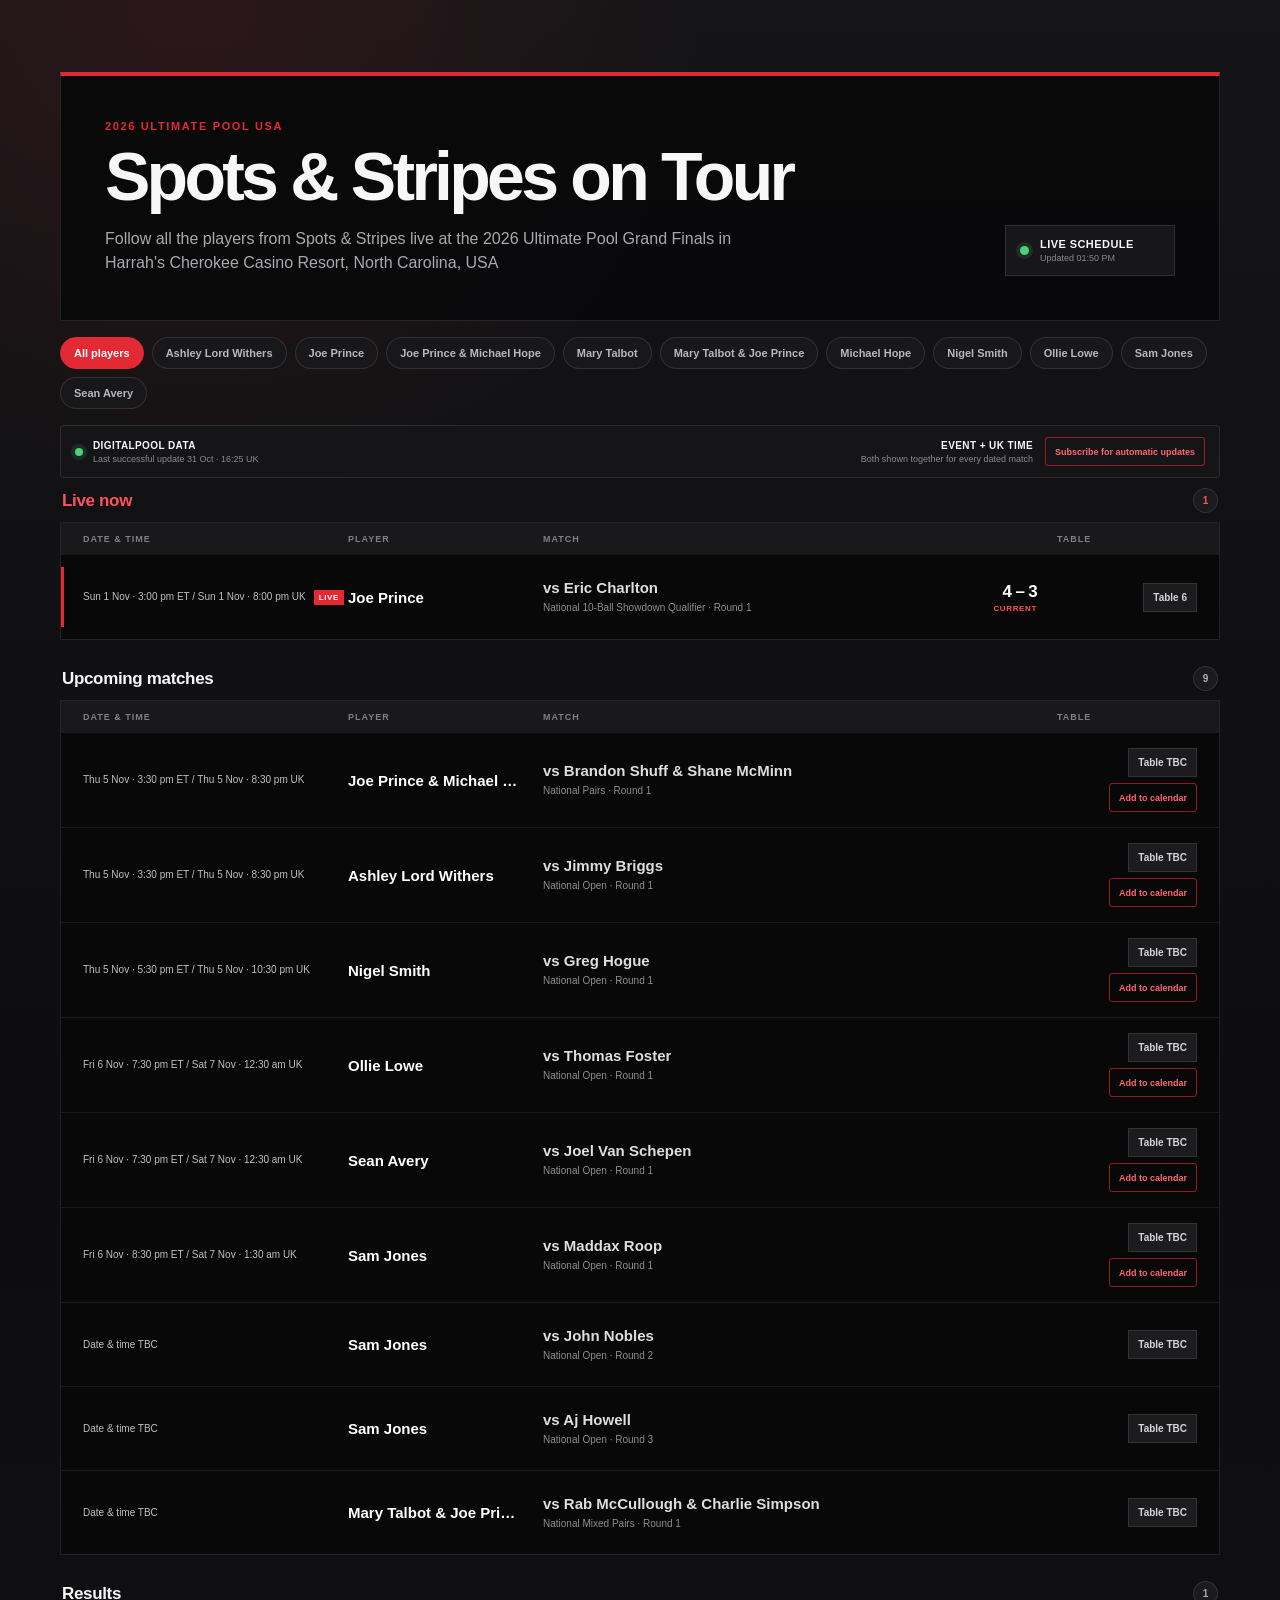
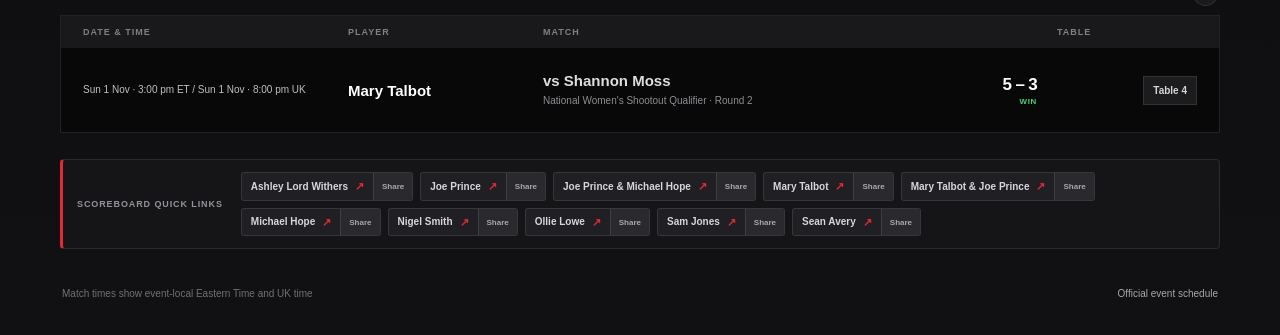
<file: preview/index.html>
<!doctype html>
<html lang="en">
<head>
	<meta charset="utf-8">
	<meta name="viewport" content="width=device-width, initial-scale=1">
	<title>Spots &amp; Stripes on Tour schedule</title>
	<link rel="stylesheet" href="../assets/schedule-page.css">
</head>
<body class="typlive-public-schedule">
	<main class="upusa-schedule" data-schedule-app data-endpoint="schedule.json" data-refresh="30" data-calendar-base="/upusa-calendar">
		<header class="upusa-schedule-hero">
			<div>
				<p class="upusa-eyebrow">2026 Ultimate Pool USA</p>
				<h1>Spots &amp; Stripes on Tour</h1>
				<p class="upusa-intro">Follow all the players from Spots &amp; Stripes live at the 2026 Ultimate Pool Grand Finals in Harrah's Cherokee Casino Resort, North Carolina, USA</p>
			</div>
			<div class="upusa-live-state" data-feed-state>
				<span></span>
				<div><strong>Live schedule</strong><small data-updated>Updates automatically</small></div>
			</div>
		</header>

		<nav class="upusa-player-filters" aria-label="Filter schedule by player" data-player-filters>
			<button type="button" data-filter="all" aria-pressed="true">All players</button>
			<button type="button" data-filter="ashley" aria-pressed="false">Ashley Lord Withers</button>
			<button type="button" data-filter="joe" aria-pressed="false">Joe Prince</button>
			<button type="button" data-filter="pair-joe-prince-michael-hope" aria-pressed="false">Joe Prince &amp; Michael Hope</button>
			<button type="button" data-filter="mary" aria-pressed="false">Mary Talbot</button>
			<button type="button" data-filter="pair-mary-talbot-joe-prince" aria-pressed="false">Mary Talbot &amp; Joe Prince</button>
			<button type="button" data-filter="michael" aria-pressed="false">Michael Hope</button>
			<button type="button" data-filter="nigel" aria-pressed="false">Nigel Smith</button>
			<button type="button" data-filter="ollie" aria-pressed="false">Ollie Lowe</button>
			<button type="button" data-filter="sam" aria-pressed="false">Sam Jones</button>
			<button type="button" data-filter="sean" aria-pressed="false">Sean Avery</button>
		</nav>
		<label class="upusa-player-select"><span>Show player</span><select data-player-select><option value="all">All players</option><option value="ashley">Ashley Lord Withers</option><option value="joe">Joe Prince</option><option value="pair-joe-prince-michael-hope">Joe Prince &amp; Michael Hope</option><option value="mary">Mary Talbot</option><option value="pair-mary-talbot-joe-prince">Mary Talbot &amp; Joe Prince</option><option value="michael">Michael Hope</option><option value="nigel">Nigel Smith</option><option value="ollie">Ollie Lowe</option><option value="sam">Sam Jones</option><option value="sean">Sean Avery</option></select></label>
		<section class="upusa-schedule-tools" aria-label="Schedule options">
			<div class="upusa-data-source" data-source-status data-source-ok="1" data-source-last-success="2026-10-31T16:25:00Z"><span></span><div><strong>DigitalPool data</strong><small data-source-copy>Last successful update recorded</small></div></div>
			<div class="upusa-calendar-subscribe"><div class="upusa-timezone-note"><strong>Event + UK time</strong><small>Both shown together for every dated match</small></div><button type="button" class="upusa-calendar-button" data-subscribe-all>Subscribe for automatic updates</button></div>
		</section>
		<section class="upusa-next-match" data-next-match hidden><div class="upusa-next-label"><span>Next match</span><strong data-next-countdown>Calculating…</strong></div><div class="upusa-next-copy"><strong data-next-player></strong><span data-next-opponent></span></div><div class="upusa-next-meta"><span data-next-time></span><span data-next-table></span></div><button type="button" class="upusa-calendar-button" data-next-calendar>Add to calendar</button></section>

		<div class="upusa-schedule-sections">
			<section class="upusa-section upusa-section-live" data-schedule-section="live" hidden>
				<header class="upusa-section-header"><h2>Live now</h2><span data-section-count>0</span></header>
				<div class="upusa-schedule-panel"><div class="upusa-schedule-columns"><span>Date &amp; time</span><span>Player</span><span>Match</span><span>Table</span></div><div class="upusa-schedule-rows" data-schedule-rows="live"></div><p class="upusa-filter-empty" data-section-empty hidden>No live matches right now.</p></div>
			</section>
			<section class="upusa-section upusa-section-upcoming" data-schedule-section="upcoming">
				<header class="upusa-section-header"><h2>Upcoming matches</h2><span data-section-count>0</span></header>
				<div class="upusa-schedule-panel"><div class="upusa-schedule-columns"><span>Date &amp; time</span><span>Player</span><span>Match</span><span>Table</span></div><div class="upusa-schedule-rows" data-schedule-rows="upcoming"></div><p class="upusa-filter-empty" data-section-empty>No upcoming matches are published for this player.</p></div>
			</section>
			<section class="upusa-section upusa-section-result" data-schedule-section="result">
				<header class="upusa-section-header"><h2>Results</h2><span data-section-count>0</span></header>
				<div class="upusa-schedule-panel"><div class="upusa-schedule-columns"><span>Date &amp; time</span><span>Player</span><span>Match</span><span>Table</span></div><div class="upusa-schedule-rows" data-schedule-rows="result"></div><p class="upusa-filter-empty" data-section-empty>No results are published for this player yet.</p></div>
			</section>
		</div>

		<nav class="upusa-scoreboard-links" aria-label="Open player scoreboards">
			<span>Scoreboard quick links</span>
			<div>
				<span class="upusa-scoreboard-link"><a href="/scoreboard-ashley/" target="_blank" rel="noopener">Ashley Lord Withers<span aria-hidden="true">↗</span></a><button type="button" data-share-scoreboard data-url="/scoreboard-ashley/" data-name="Ashley Lord Withers">Share</button></span>
				<span class="upusa-scoreboard-link"><a href="/scoreboard-joe/" target="_blank" rel="noopener">Joe Prince<span aria-hidden="true">↗</span></a><button type="button" data-share-scoreboard data-url="/scoreboard-joe/" data-name="Joe Prince">Share</button></span>
				<span class="upusa-scoreboard-link"><a href="/scoreboard-pair-joe-prince-michael-hope/" target="_blank" rel="noopener">Joe Prince &amp; Michael Hope<span aria-hidden="true">↗</span></a><button type="button" data-share-scoreboard data-url="/scoreboard-pair-joe-prince-michael-hope/" data-name="Joe Prince &amp; Michael Hope">Share</button></span>
				<span class="upusa-scoreboard-link"><a href="/scoreboard-mary/" target="_blank" rel="noopener">Mary Talbot<span aria-hidden="true">↗</span></a><button type="button" data-share-scoreboard data-url="/scoreboard-mary/" data-name="Mary Talbot">Share</button></span>
				<span class="upusa-scoreboard-link"><a href="/scoreboard-pair-mary-talbot-joe-prince/" target="_blank" rel="noopener">Mary Talbot &amp; Joe Prince<span aria-hidden="true">↗</span></a><button type="button" data-share-scoreboard data-url="/scoreboard-pair-mary-talbot-joe-prince/" data-name="Mary Talbot &amp; Joe Prince">Share</button></span>
				<span class="upusa-scoreboard-link"><a href="/scoreboard-michael/" target="_blank" rel="noopener">Michael Hope<span aria-hidden="true">↗</span></a><button type="button" data-share-scoreboard data-url="/scoreboard-michael/" data-name="Michael Hope">Share</button></span>
				<span class="upusa-scoreboard-link"><a href="/scoreboard-nigel/" target="_blank" rel="noopener">Nigel Smith<span aria-hidden="true">↗</span></a><button type="button" data-share-scoreboard data-url="/scoreboard-nigel/" data-name="Nigel Smith">Share</button></span>
				<span class="upusa-scoreboard-link"><a href="/scoreboard-ollie/" target="_blank" rel="noopener">Ollie Lowe<span aria-hidden="true">↗</span></a><button type="button" data-share-scoreboard data-url="/scoreboard-ollie/" data-name="Ollie Lowe">Share</button></span>
				<span class="upusa-scoreboard-link"><a href="/scoreboard-sam/" target="_blank" rel="noopener">Sam Jones<span aria-hidden="true">↗</span></a><button type="button" data-share-scoreboard data-url="/scoreboard-sam/" data-name="Sam Jones">Share</button></span>
				<span class="upusa-scoreboard-link"><a href="/scoreboard-sean/" target="_blank" rel="noopener">Sean Avery<span aria-hidden="true">↗</span></a><button type="button" data-share-scoreboard data-url="/scoreboard-sean/" data-name="Sean Avery">Share</button></span>
			</div>
		</nav>

		<footer class="upusa-schedule-footer">
			<span>Match times show event-local Eastern Time and UK time</span>
			<a href="https://digitalpool.com/events/2026-ultimate-pool-usa-league-grand-finals/player-schedules">Official event schedule</a>
		</footer>
		<div class="upusa-toast" data-toast role="status" aria-live="polite" hidden></div>
	</main>
	<script src="../assets/schedule-page.js"></script>
</body>
</html>
</file>
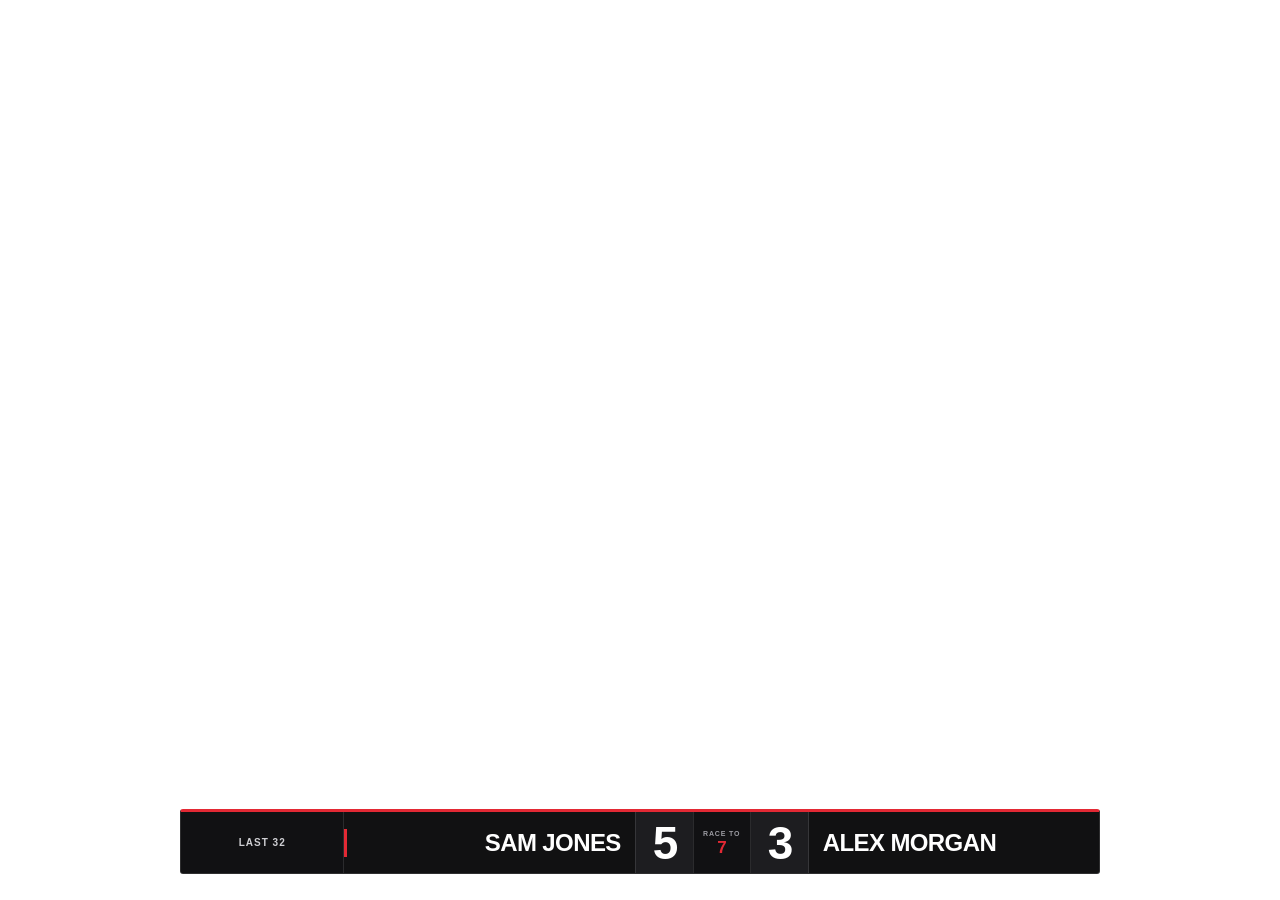
<file: preview/scoreboard.html>
<!doctype html>
<html lang="en">
<head>
	<meta charset="utf-8">
	<meta name="viewport" content="width=device-width, initial-scale=1">
	<title>Scoreboard preview</title>
	<link rel="stylesheet" href="../assets/scoreboard.css">
</head>
<body class="typlive-overlay-page">
	<section class="typlive-scoreboard" data-typlive-scoreboard data-endpoint="score-sam.json" data-refresh="5" style="--typlive-accent: #E32934;" aria-label="Live match score">
		<div class="typlive-card">
			<div class="typlive-round" data-field="round">Last 32</div>
			<div class="typlive-match">
				<div class="typlive-player typlive-player-featured" data-player="player">
					<span class="typlive-turn" aria-label="Tracked player"></span>
					<span class="typlive-name" data-field="player-name">Sam Jones</span>
					<span class="typlive-score" data-field="player-score">5</span>
				</div>
				<div class="typlive-race" aria-label="Race to 7"><span>Race to</span><strong data-field="race-to">7</strong></div>
				<div class="typlive-player typlive-player-opponent" data-player="opponent">
					<span class="typlive-score" data-field="opponent-score">3</span>
					<span class="typlive-name" data-field="opponent-name">Alex Morgan</span>
				</div>
			</div>
		</div>
	</section>
	<script src="../assets/scoreboard.js"></script>
</body>
</html>
</file>
<file: assets/schedule-page.css>
:root {
	color-scheme: dark;
}

* {
	box-sizing: border-box;
}

html,
body.typlive-public-schedule {
	min-height: 100%;
	margin: 0;
}

body.typlive-public-schedule {
	background:
		radial-gradient(circle at 15% 0%, rgba(227, 41, 52, 0.11), transparent 32rem),
		linear-gradient(180deg, #151517, #0d0d0f 58%, #111113);
	color: #f7f7f8;
	font-family: Inter, ui-sans-serif, -apple-system, BlinkMacSystemFont, "Segoe UI", sans-serif;
	font-variant-numeric: tabular-nums;
}

button,
a {
	font: inherit;
}

.upusa-schedule {
	--upusa-red: #e32934;
	width: min(1160px, calc(100% - 32px));
	margin: 0 auto;
	padding: clamp(28px, 6vw, 72px) 0 36px;
}

.upusa-schedule-hero {
	display: grid;
	grid-template-columns: minmax(0, 1fr) auto;
	align-items: end;
	gap: 36px;
	padding: clamp(24px, 4vw, 44px);
	background: rgba(8, 8, 9, 0.92);
	border: 1px solid rgba(255, 255, 255, 0.11);
	border-top: 4px solid var(--upusa-red);
}

.upusa-eyebrow,
.upusa-schedule-hero h1,
.upusa-intro {
	margin: 0;
}

.upusa-eyebrow {
	margin-bottom: 12px;
	color: var(--upusa-red);
	font-size: 11px;
	font-weight: 820;
	letter-spacing: 0.15em;
	text-transform: uppercase;
}

.upusa-schedule-hero h1 {
	font-size: clamp(34px, 6vw, 68px);
	font-weight: 820;
	letter-spacing: -0.055em;
	line-height: 0.95;
}

.upusa-intro {
	max-width: 670px;
	margin-top: 18px;
	color: #a9a9af;
	font-size: clamp(13px, 1.7vw, 16px);
	line-height: 1.55;
}

.upusa-live-state {
	display: flex;
	align-items: center;
	gap: 11px;
	min-width: 170px;
	padding: 12px 14px;
	background: #171719;
	border: 1px solid rgba(255, 255, 255, 0.1);
}

.upusa-live-state > span {
	width: 9px;
	height: 9px;
	background: #4bd17a;
	border-radius: 50%;
	box-shadow: 0 0 0 4px rgba(75, 209, 122, 0.12);
}

.upusa-live-state strong,
.upusa-live-state small {
	display: block;
}

.upusa-live-state strong {
	font-size: 11px;
	letter-spacing: 0.04em;
	text-transform: uppercase;
}

.upusa-live-state small {
	margin-top: 3px;
	color: #89898f;
	font-size: 9px;
}

.upusa-live-state.is-reconnecting > span {
	background: #d69b3d;
	box-shadow: 0 0 0 4px rgba(214, 155, 61, 0.12);
}

.upusa-player-filters {
	display: flex;
	flex-wrap: wrap;
	gap: 8px;
	margin: 16px 0;
	padding: 0;
}

.upusa-player-filters button {
	flex: 0 0 auto;
	padding: 9px 13px;
	background: #18181b;
	border: 1px solid rgba(255, 255, 255, 0.11);
	border-radius: 999px;
	color: #b8b8bd;
	font-size: 11px;
	font-weight: 700;
	cursor: pointer;
}

.upusa-player-filters button:hover,
.upusa-player-filters button[aria-pressed="true"] {
	background: var(--upusa-red);
	border-color: var(--upusa-red);
	color: #fff;
}

.upusa-player-select {
	display: none;
}

.upusa-schedule-tools {
	display: flex;
	align-items: center;
	justify-content: space-between;
	gap: 18px;
	margin: 0 0 10px;
	padding: 11px 14px;
	background: #151518;
	border: 1px solid rgba(255, 255, 255, 0.09);
	border-radius: 4px;
}

.upusa-data-source {
	display: flex;
	align-items: center;
	gap: 10px;
}

.upusa-data-source > span {
	flex: 0 0 auto;
	width: 8px;
	height: 8px;
	background: #4bd17a;
	border-radius: 50%;
	box-shadow: 0 0 0 4px rgba(75, 209, 122, 0.12);
}

.upusa-data-source.has-warning > span {
	background: #d69b3d;
	box-shadow: 0 0 0 4px rgba(214, 155, 61, 0.12);
}

.upusa-data-source strong,
.upusa-data-source small,
.upusa-timezone-note strong,
.upusa-timezone-note small {
	display: block;
}

.upusa-data-source strong,
.upusa-timezone-note strong {
	font-size: 10px;
	letter-spacing: 0.04em;
	text-transform: uppercase;
}

.upusa-data-source small,
.upusa-timezone-note small {
	margin-top: 3px;
	color: #89898f;
	font-size: 9px;
}

.upusa-timezone-note {
	text-align: right;
}

.upusa-calendar-subscribe {
	display: flex;
	align-items: center;
	gap: 12px;
}

.upusa-scoreboard-links {
	display: grid;
	grid-template-columns: auto minmax(0, 1fr);
	align-items: center;
	gap: 12px 18px;
	margin: 26px 0 24px;
	padding: 12px 14px;
	background: #151518;
	border: 1px solid rgba(255, 255, 255, 0.09);
	border-left: 3px solid var(--upusa-red);
	border-radius: 4px;
}

.upusa-scoreboard-links > span {
	color: #929299;
	font-size: 9px;
	font-weight: 780;
	letter-spacing: 0.1em;
	text-transform: uppercase;
}

.upusa-scoreboard-links > div {
	display: flex;
	flex-wrap: wrap;
	gap: 7px;
}

.upusa-scoreboard-link {
	display: inline-flex;
	align-items: center;
	background: #202024;
	border: 1px solid rgba(255, 255, 255, 0.1);
	border-radius: 3px;
	overflow: hidden;
}

.upusa-scoreboard-link a {
	display: inline-flex;
	align-items: center;
	gap: 7px;
	padding: 7px 9px;
	color: #d7d7db;
	font-size: 10px;
	font-weight: 720;
	line-height: 1.15;
	text-decoration: none;
}

.upusa-scoreboard-link a:hover {
	background: var(--upusa-red);
	color: #fff;
}

.upusa-scoreboard-link a span {
	color: var(--upusa-red);
	font-size: 11px;
}

.upusa-scoreboard-link a:hover span {
	color: #fff;
}

.upusa-scoreboard-link button {
	align-self: stretch;
	padding: 0 8px;
	background: #29292e;
	border: 0;
	border-left: 1px solid rgba(255, 255, 255, 0.1);
	color: #a9a9af;
	font-size: 8px;
	font-weight: 760;
	cursor: pointer;
}

.upusa-scoreboard-link button:hover {
	background: var(--upusa-red);
	color: #fff;
}

.upusa-next-match {
	display: grid;
	grid-template-columns: 170px minmax(0, 1fr) minmax(280px, auto) auto;
	align-items: center;
	gap: 18px;
	margin: 0 0 28px;
	padding: 17px 18px;
	background: linear-gradient(90deg, rgba(227, 41, 52, 0.11), rgba(18, 18, 21, 0.98) 28%);
	border: 1px solid rgba(255, 255, 255, 0.11);
	border-left: 3px solid var(--upusa-red);
}

.upusa-next-match[hidden] {
	display: none;
}

.upusa-next-label,
.upusa-next-copy,
.upusa-next-meta {
	display: grid;
	gap: 4px;
}

.upusa-next-label span {
	color: #ff676f;
	font-size: 9px;
	font-weight: 820;
	letter-spacing: 0.1em;
	text-transform: uppercase;
}

.upusa-next-label strong {
	font-size: 17px;
	font-weight: 830;
	letter-spacing: -0.02em;
}

.upusa-next-copy strong {
	font-size: 15px;
}

.upusa-next-copy span,
.upusa-next-meta span {
	color: #9b9ba1;
	font-size: 10px;
}

.upusa-next-meta span:first-child {
	color: #d3d3d7;
	white-space: nowrap;
}

.upusa-schedule-sections {
	display: grid;
	gap: 26px;
}

.upusa-section-header {
	display: flex;
	align-items: center;
	justify-content: space-between;
	gap: 16px;
	padding: 0 2px 9px;
}

.upusa-section[hidden] {
	display: none;
}

.upusa-section-header h2 {
	margin: 0;
	font-size: 17px;
	font-weight: 780;
	letter-spacing: -0.02em;
}

.upusa-section-header span {
	display: grid;
	place-items: center;
	min-width: 25px;
	height: 25px;
	padding: 0 7px;
	background: #1b1b1e;
	border: 1px solid rgba(255, 255, 255, 0.1);
	border-radius: 999px;
	color: #aaaab0;
	font-size: 10px;
	font-weight: 760;
}

.upusa-section-live .upusa-section-header h2,
.upusa-section-live .upusa-section-header span {
	color: #ff525c;
}

.upusa-schedule-panel {
	overflow: hidden;
	background: rgba(8, 8, 9, 0.94);
	border: 1px solid rgba(255, 255, 255, 0.11);
}

.upusa-schedule-columns,
.upusa-match {
	display: grid;
	grid-template-columns: 245px 175px minmax(240px, 1fr) 140px;
	align-items: center;
	gap: 20px;
}

.upusa-schedule-columns {
	padding: 11px 22px;
	background: #19191c;
	color: #7f7f86;
	font-size: 9px;
	font-weight: 760;
	letter-spacing: 0.11em;
	text-transform: uppercase;
}

.upusa-match {
	position: relative;
	min-height: 84px;
	padding: 15px 22px;
	border-top: 1px solid rgba(255, 255, 255, 0.08);
}

.upusa-match:first-child {
	border-top: 0;
}

.upusa-match:hover {
	background: rgba(255, 255, 255, 0.025);
}

.upusa-match.is-live::before {
	position: absolute;
	inset: 12px auto 12px 0;
	width: 3px;
	background: var(--upusa-red);
	content: "";
}

.upusa-match[hidden] {
	display: none;
}

.upusa-match-time {
	display: flex;
	align-items: center;
	gap: 8px;
}

.upusa-match-time time {
	color: #c0c0c5;
	font-size: 10px;
	line-height: 1.4;
	white-space: nowrap;
}

.upusa-match-time span {
	padding: 3px 5px;
	background: var(--upusa-red);
	color: #fff;
	font-size: 8px;
	font-weight: 820;
	letter-spacing: 0.08em;
	text-transform: uppercase;
}

.upusa-match-player,
.upusa-match-copy {
	display: grid;
	min-width: 0;
	gap: 5px;
}

.upusa-match-player strong,
.upusa-match-copy strong {
	overflow: hidden;
	font-size: 15px;
	font-weight: 760;
	text-overflow: ellipsis;
	white-space: nowrap;
}

.upusa-match-copy span {
	overflow: hidden;
	color: #8d8d93;
	font-size: 10px;
	line-height: 1.35;
	text-overflow: ellipsis;
	white-space: nowrap;
}

.upusa-match-player strong {
	color: #fff;
}

.upusa-match-copy strong {
	color: #dedee1;
}

.upusa-match-detail {
	display: flex;
	align-items: center;
	justify-content: space-between;
	min-width: 0;
	gap: 18px;
}

.upusa-inline-score {
	display: grid;
	flex: 0 0 auto;
	justify-items: end;
	gap: 2px;
	min-width: 62px;
}

.upusa-inline-score strong,
.upusa-inline-score small {
	display: block;
}

.upusa-inline-score strong {
	color: #fff;
	font-size: 17px;
	font-weight: 830;
	letter-spacing: -0.04em;
}

.upusa-inline-score small {
	color: #9c9ca2;
	font-size: 8px;
	font-weight: 780;
	letter-spacing: 0.08em;
	text-transform: uppercase;
}

.upusa-inline-score.is-win small {
	color: #4bd17a;
}

.upusa-inline-score.is-loss small,
.upusa-inline-score.is-current small {
	color: #ff525c;
}

.upusa-match-actions {
	display: grid;
	justify-items: end;
	gap: 6px;
	min-width: 0;
	justify-self: end;
}

.upusa-match-table {
	justify-self: end;
	padding: 8px 9px;
	background: #1c1c1f;
	border: 1px solid rgba(255, 255, 255, 0.1);
	color: #d5d5d8;
	font-size: 10px;
	font-weight: 740;
	text-align: center;
}

.upusa-calendar-button {
	min-height: 29px;
	padding: 6px 9px;
	background: transparent;
	border: 1px solid rgba(227, 41, 52, 0.62);
	border-radius: 3px;
	color: #ff666f;
	font-size: 9px;
	font-weight: 760;
	line-height: 1.15;
	cursor: pointer;
}

.upusa-calendar-button:hover {
	background: var(--upusa-red);
	color: #fff;
}

.upusa-empty,
.upusa-filter-empty {
	margin: 0;
	padding: 52px 20px;
	color: #9999a0;
	font-size: 13px;
	text-align: center;
}

.upusa-schedule-footer {
	display: flex;
	justify-content: space-between;
	gap: 20px;
	padding: 15px 2px 0;
	color: #707076;
	font-size: 10px;
}

.upusa-schedule-footer a {
	color: #a7a7ad;
	text-decoration: none;
}

.upusa-schedule-footer a:hover {
	color: #fff;
}

.upusa-toast {
	position: fixed;
	right: 18px;
	bottom: 18px;
	z-index: 20;
	max-width: min(360px, calc(100% - 36px));
	padding: 11px 14px;
	background: #f7f7f8;
	border-left: 3px solid var(--upusa-red);
	color: #111114;
	font-size: 11px;
	font-weight: 720;
	box-shadow: 0 12px 36px rgba(0, 0, 0, 0.35);
}

.upusa-toast[hidden] {
	display: none;
}

@media (max-width: 760px) {
	.upusa-schedule {
		width: min(100% - 20px, 1160px);
		padding: 10px 0 24px;
	}

	.upusa-schedule-hero {
		grid-template-columns: 1fr;
		gap: 22px;
		padding: 24px 19px;
	}

	.upusa-live-state {
		justify-self: start;
	}

	.upusa-player-filters {
		display: none;
	}

	.upusa-player-select {
		display: grid;
		gap: 7px;
		margin: 14px 0 18px;
	}

	.upusa-player-select span {
		color: #929299;
		font-size: 9px;
		font-weight: 760;
		letter-spacing: 0.11em;
		text-transform: uppercase;
	}

	.upusa-player-select select {
		width: 100%;
		height: 46px;
		padding: 0 13px;
		background: #18181b;
		border: 1px solid rgba(255, 255, 255, 0.14);
		border-radius: 4px;
		color: #fff;
		font-size: 14px;
		font-weight: 680;
	}

	.upusa-scoreboard-links {
		grid-template-columns: 1fr;
		gap: 9px;
		margin: 22px 0;
		padding: 13px;
	}

	.upusa-scoreboard-links > div {
		display: grid;
		grid-template-columns: repeat(2, minmax(0, 1fr));
		gap: 7px;
	}

	.upusa-scoreboard-link {
		display: grid;
		grid-template-columns: minmax(0, 1fr) auto;
	}

	.upusa-scoreboard-link a {
		justify-content: space-between;
		min-height: 39px;
		padding: 8px 9px;
		white-space: normal;
	}

	.upusa-scoreboard-link button {
		padding: 0 7px;
	}

	.upusa-schedule-tools {
		align-items: flex-start;
		flex-direction: column;
		gap: 10px;
		margin-bottom: 10px;
	}

	.upusa-timezone-note {
		text-align: left;
	}

	.upusa-calendar-subscribe {
		align-items: flex-start;
		flex-direction: column;
		width: 100%;
	}

	.upusa-calendar-subscribe .upusa-calendar-button {
		width: 100%;
	}

	.upusa-next-match {
		grid-template-columns: 1fr;
		gap: 12px;
		margin-bottom: 24px;
	}

	.upusa-next-label {
		grid-template-columns: auto 1fr;
		align-items: center;
	}

	.upusa-next-label strong {
		justify-self: end;
	}

	.upusa-next-meta span:first-child {
		font-size: 9px;
	}

	.upusa-next-match .upusa-calendar-button {
		width: 100%;
	}

	.upusa-schedule-columns {
		display: none;
	}

	.upusa-match {
		grid-template-columns: 1fr;
		gap: 12px 14px;
		min-height: 176px;
		padding: 16px;
	}

	.upusa-match-time {
		grid-column: 1;
		grid-row: 1;
	}

	.upusa-match-time time {
		font-size: 9px;
	}

	.upusa-match-player {
		grid-column: 1;
		grid-row: 2;
	}

	.upusa-match-detail {
		grid-column: 1;
		grid-row: 3;
		align-items: flex-end;
	}

	.upusa-match-actions {
		grid-column: 1;
		grid-row: 4;
		grid-template-columns: auto minmax(0, 1fr);
		align-items: center;
		justify-self: stretch;
	}

	.upusa-match-actions .upusa-calendar-button {
		justify-self: end;
	}

	.upusa-match-player strong,
	.upusa-match-detail strong {
		font-size: 16px;
	}

	.upusa-schedule-footer {
		align-items: flex-start;
		flex-direction: column;
		gap: 7px;
	}
}

@media (prefers-reduced-motion: reduce) {
	* {
		scroll-behavior: auto !important;
	}
}
</file>
<file: assets/scoreboard.css>
:root {
	background: transparent !important;
}

* {
	box-sizing: border-box;
}

html,
body.typlive-overlay-page {
	width: 100%;
	height: 100%;
	margin: 0;
	background-color: transparent !important;
	background-image: none !important;
	overflow: hidden;
}

body.typlive-overlay-page {
	display: flex;
	align-items: flex-end;
	justify-content: center;
	padding: clamp(8px, 2vw, 28px);
}

.typlive-scoreboard {
	--typlive-accent: #e32934;
	--typlive-panel: rgba(10, 10, 11, 0.97);
	--typlive-score-panel: #1d1d20;
	--typlive-line: rgba(255, 255, 255, 0.11);
	width: min(920px, 100%);
	font-family: Inter, ui-sans-serif, -apple-system, BlinkMacSystemFont, "Segoe UI", sans-serif;
	font-variant-numeric: tabular-nums;
	color: #fff;
	background: transparent !important;
}

.typlive-card {
	display: grid;
	grid-template-columns: minmax(125px, 0.65fr) minmax(460px, 3fr);
	align-items: stretch;
	min-height: 64px;
	overflow: hidden;
	background: var(--typlive-panel);
	border: 1px solid rgba(255, 255, 255, 0.13);
	border-top: 3px solid var(--typlive-accent);
	border-radius: 3px;
	box-shadow: none;
}

.typlive-round {
	display: grid;
	place-items: center;
	min-width: 0;
	padding: 0 15px;
	background: #111113;
	border-right: 1px solid var(--typlive-line);
	color: #cfcfd3;
	font-size: 10px;
	font-weight: 760;
	letter-spacing: 0.1em;
	line-height: 1.25;
	text-align: center;
	text-transform: uppercase;
}

.typlive-match {
	display: grid;
	grid-template-columns: minmax(0, 1fr) 58px minmax(0, 1fr);
	align-items: stretch;
	min-width: 0;
}

.typlive-player {
	display: grid;
	grid-template-columns: 3px minmax(0, 1fr) 58px;
	align-items: center;
	min-width: 0;
	min-height: 61px;
}

.typlive-player-opponent {
	grid-template-columns: 58px minmax(0, 1fr);
}

.typlive-race {
	display: grid;
	place-content: center;
	gap: 2px;
	min-width: 0;
	background: #111113;
	border-right: 1px solid var(--typlive-line);
	border-left: 1px solid var(--typlive-line);
	text-align: center;
	text-transform: uppercase;
}

.typlive-race span {
	color: #9b9ba1;
	font-size: 7px;
	font-weight: 750;
	letter-spacing: 0.12em;
	line-height: 1;
}

.typlive-race strong {
	color: var(--typlive-accent);
	font-size: 17px;
	font-weight: 850;
	letter-spacing: -0.03em;
	line-height: 1;
}

.typlive-turn {
	width: 3px;
	height: 28px;
	background: transparent;
}

.typlive-player-featured .typlive-turn {
	background: var(--typlive-accent);
}

.typlive-name {
	overflow: hidden;
	padding: 0 14px;
	font-size: clamp(15px, 2.1vw, 24px);
	font-weight: 740;
	letter-spacing: -0.025em;
	line-height: 1;
	text-overflow: ellipsis;
	text-transform: uppercase;
	white-space: nowrap;
}

.typlive-player-featured .typlive-name {
	padding-left: 12px;
	text-align: right;
}

.typlive-player-opponent .typlive-name {
	text-align: left;
}

.typlive-score {
	display: grid;
	align-self: stretch;
	place-items: center;
	min-width: 56px;
	background: var(--typlive-score-panel);
	border-left: 1px solid var(--typlive-line);
	color: #fff;
	font-size: clamp(31px, 4vw, 46px);
	font-weight: 850;
	letter-spacing: -0.055em;
	line-height: 1;
}

.typlive-player-opponent .typlive-score {
	border-right: 1px solid var(--typlive-line);
	border-left: 0;
}

.typlive-score.typlive-score-changed {
	animation: typlive-score-pop 0.48s cubic-bezier(0.2, 0.8, 0.2, 1);
}

@keyframes typlive-score-pop {
	0% { transform: scale(0.76); filter: brightness(1.6); }
	60% { transform: scale(1.06); }
	100% { transform: scale(1); filter: brightness(1); }
}

@media (max-width: 620px) {
	body.typlive-overlay-page {
		padding: 6px;
	}

	.typlive-card {
		grid-template-columns: 88px minmax(260px, 1fr);
		min-height: 55px;
	}

	.typlive-round {
		padding: 0 7px;
		font-size: 8px;
	}

	.typlive-player {
		grid-template-columns: 3px minmax(0, 1fr) 42px;
		min-height: 52px;
	}

	.typlive-player-opponent {
		grid-template-columns: 42px minmax(0, 1fr);
	}

	.typlive-match {
		grid-template-columns: minmax(0, 1fr) 44px minmax(0, 1fr);
	}

	.typlive-race span {
		font-size: 6px;
	}

	.typlive-race strong {
		font-size: 14px;
	}

	.typlive-name,
	.typlive-player-featured .typlive-name {
		padding: 0 7px;
		font-size: 12px;
	}

	.typlive-score {
		min-width: 40px;
		font-size: 28px;
	}
}

@media (max-width: 390px) {
	.typlive-card {
		grid-template-columns: 72px minmax(0, 1fr);
	}

	.typlive-round {
		font-size: 7px;
	}

	.typlive-player {
		grid-template-columns: 2px minmax(0, 1fr) 36px;
	}

	.typlive-player-opponent {
		grid-template-columns: 36px minmax(0, 1fr);
	}

	.typlive-match {
		grid-template-columns: minmax(0, 1fr) 38px minmax(0, 1fr);
	}

	.typlive-name,
	.typlive-player-featured .typlive-name {
		padding: 0 5px;
		font-size: 10px;
	}

	.typlive-score {
		min-width: 34px;
		font-size: 25px;
	}
}

@media (prefers-reduced-motion: reduce) {
	.typlive-score.typlive-score-changed {
		animation: none;
	}
}
</file>
